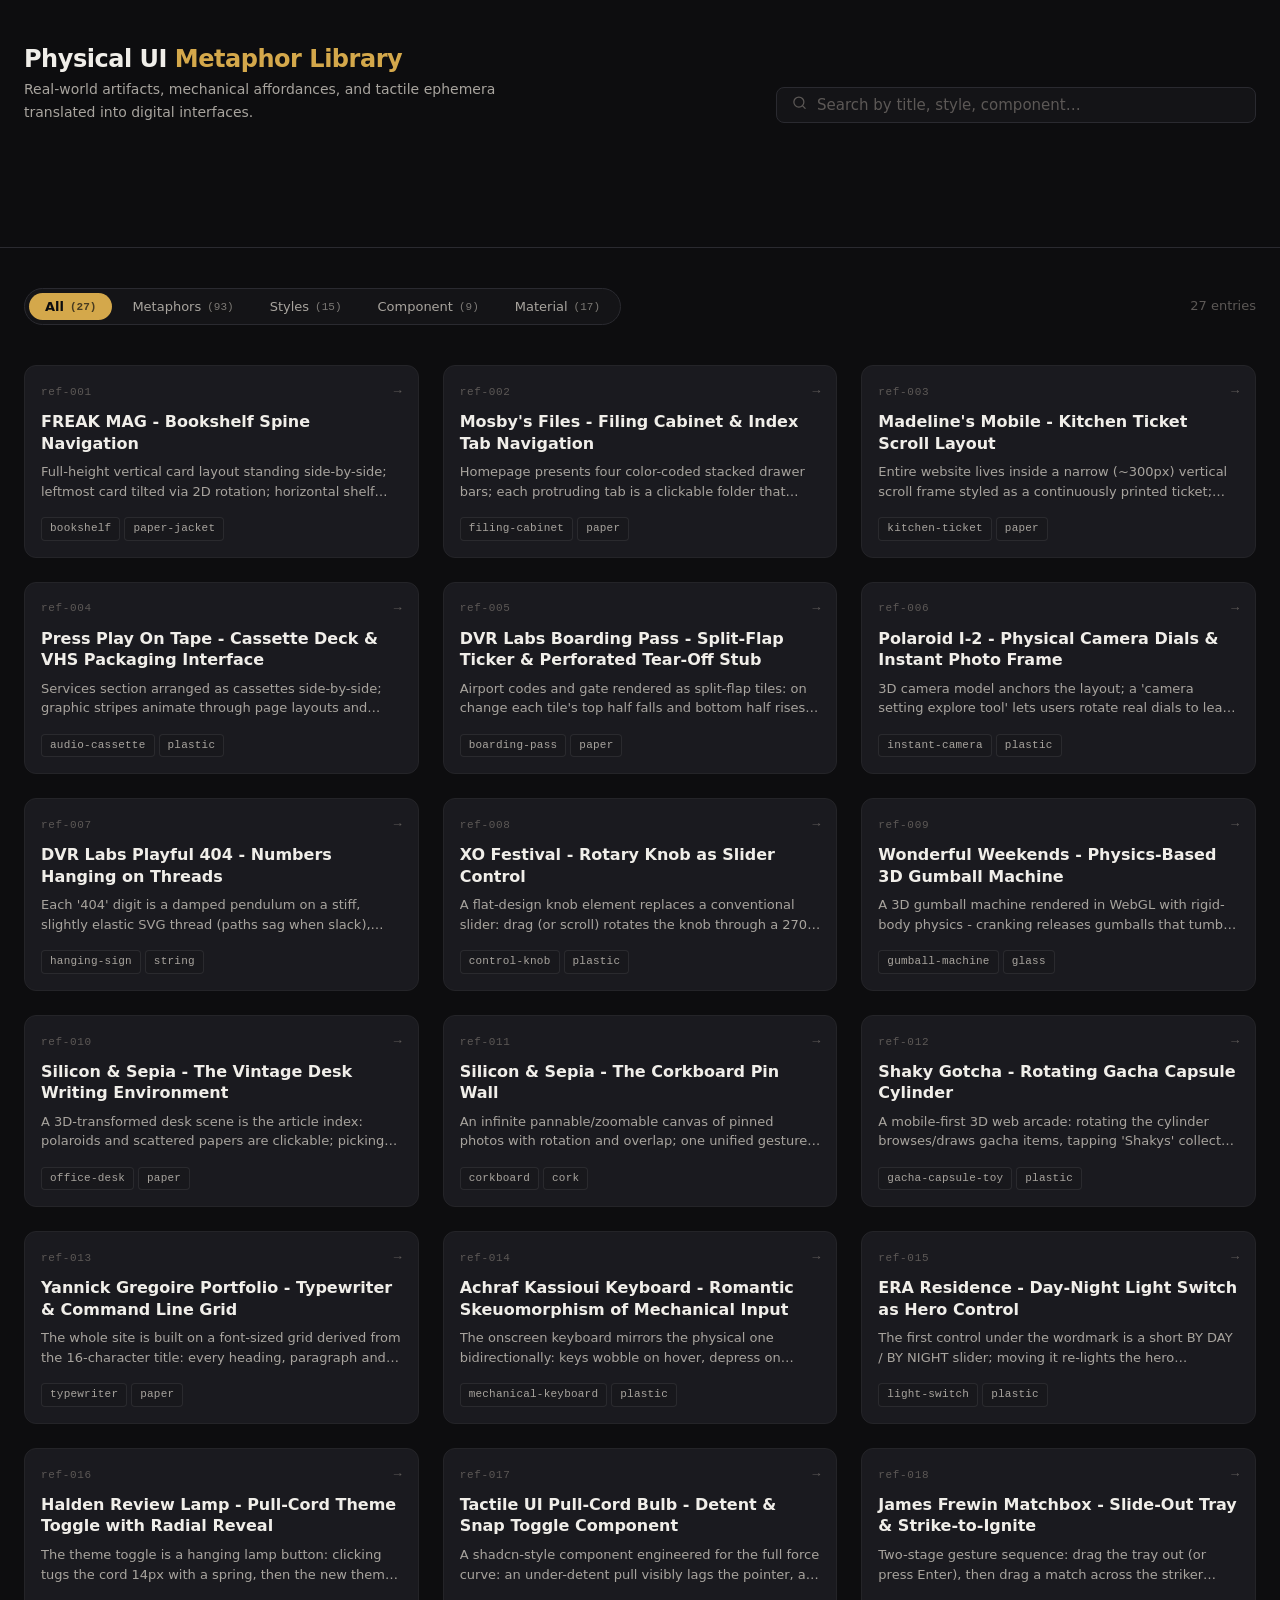
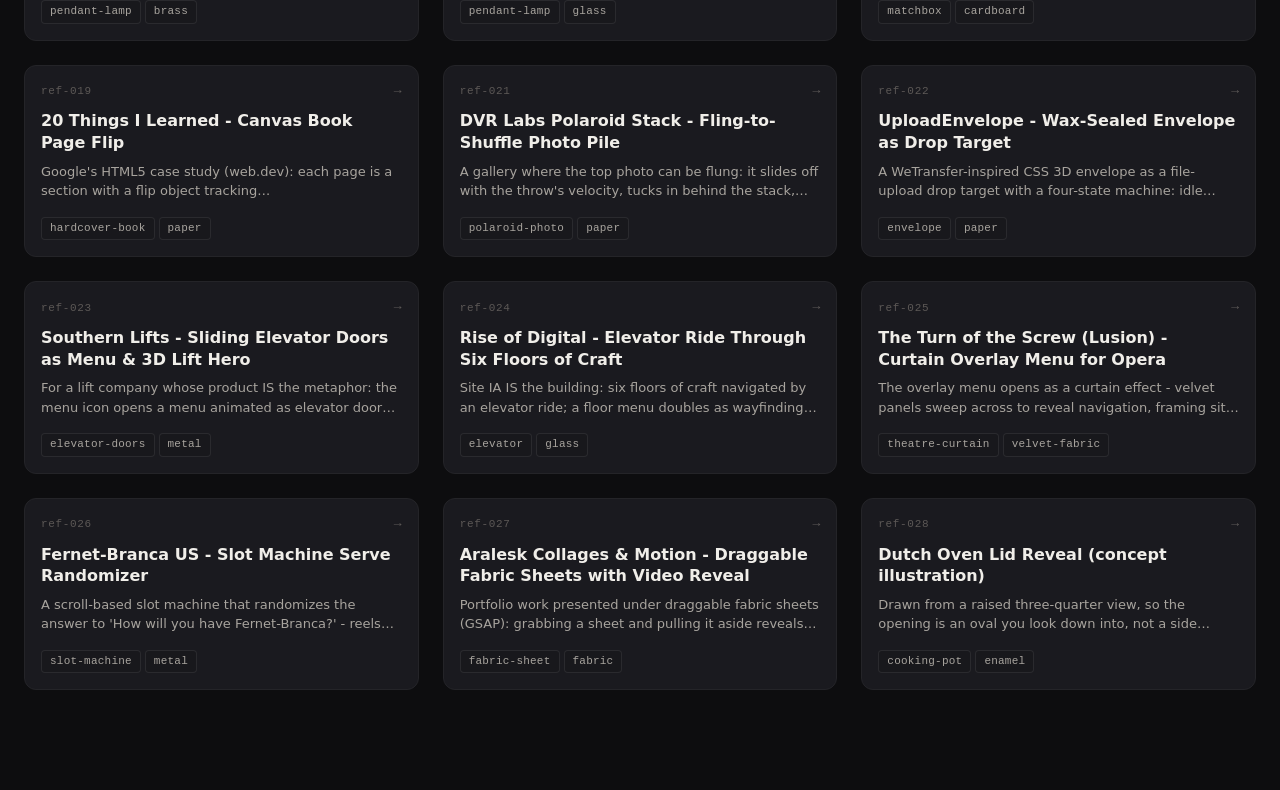
<file: frontend_library/index.html>
<!DOCTYPE html>
<html lang="en">
<head>
  <meta charset="UTF-8" />
  <meta name="viewport" content="width=device-width, initial-scale=1.0" />
  <meta name="description" content="A curated library of digital UI/UX designs that adapt physical real-world objects and tactile artifacts." />
  <title>Physical UI Metaphor Library</title>

  <link rel="stylesheet" href="assets/css/variables.css" />
  <link rel="stylesheet" href="assets/css/layout.css" />
  <link rel="stylesheet" href="assets/css/components.css" />
</head>
<body>

  <header class="site-header">
    <div class="container">
      <div class="site-header__inner">
        <div>
          <h1 class="site-header__title">Physical UI <span>Metaphor Library</span></h1>
          <p class="site-header__description">
            Real-world artifacts, mechanical affordances, and tactile ephemera translated into digital interfaces.
          </p>
        </div>
        <div class="search-bar">
          <span class="search-bar__icon" aria-hidden="true">
            <svg width="15" height="15" viewBox="0 0 24 24" fill="none" stroke="currentColor" stroke-width="2" stroke-linecap="round" stroke-linejoin="round">
              <circle cx="11" cy="11" r="8"></circle>
              <line x1="21" y1="21" x2="16.65" y2="16.65"></line>
            </svg>
          </span>
          <input
            id="search-input"
            class="search-bar__input"
            type="search"
            placeholder="Search by title, style, component…"
            aria-label="Search references"
            autocomplete="off"
            spellcheck="false"
          />
        </div>
      </div>
    </div>
  </header>

  <main class="container">
    <div class="controls">
      <!-- Tier 1: Category Tab Navigation -->
      <div class="nav-tabs-bar">
        <div id="category-tabs" class="nav-tabs" role="tablist" aria-label="Filter category tabs"></div>
        <span id="results-count" class="results-count" aria-live="polite"></span>
      </div>

      <!-- Tier 2: Sub-filter Pills (Contextual to selected tab) -->
      <div id="sub-filter-row" class="sub-filter-row" style="display: none;">
        <div class="sub-filter-header">
          <span id="sub-filter-title" class="sub-filter-title">Filter by Tag</span>
        </div>
        <div id="filter-pills" class="filter-pills" role="group" aria-label="Filter by tag"></div>
      </div>
    </div>

    <div id="gallery" class="gallery-grid" role="list" aria-label="Reference entries">
      <!-- Cards injected by app.js -->
      <div class="skeleton" style="height:220px;border-radius:12px;"></div>
      <div class="skeleton" style="height:220px;border-radius:12px;"></div>
      <div class="skeleton" style="height:220px;border-radius:12px;"></div>
    </div>
  </main>

  <script type="module" src="assets/js/utils.js"></script>
  <script type="module" src="assets/js/app.js"></script>
</body>
</html>
</file>
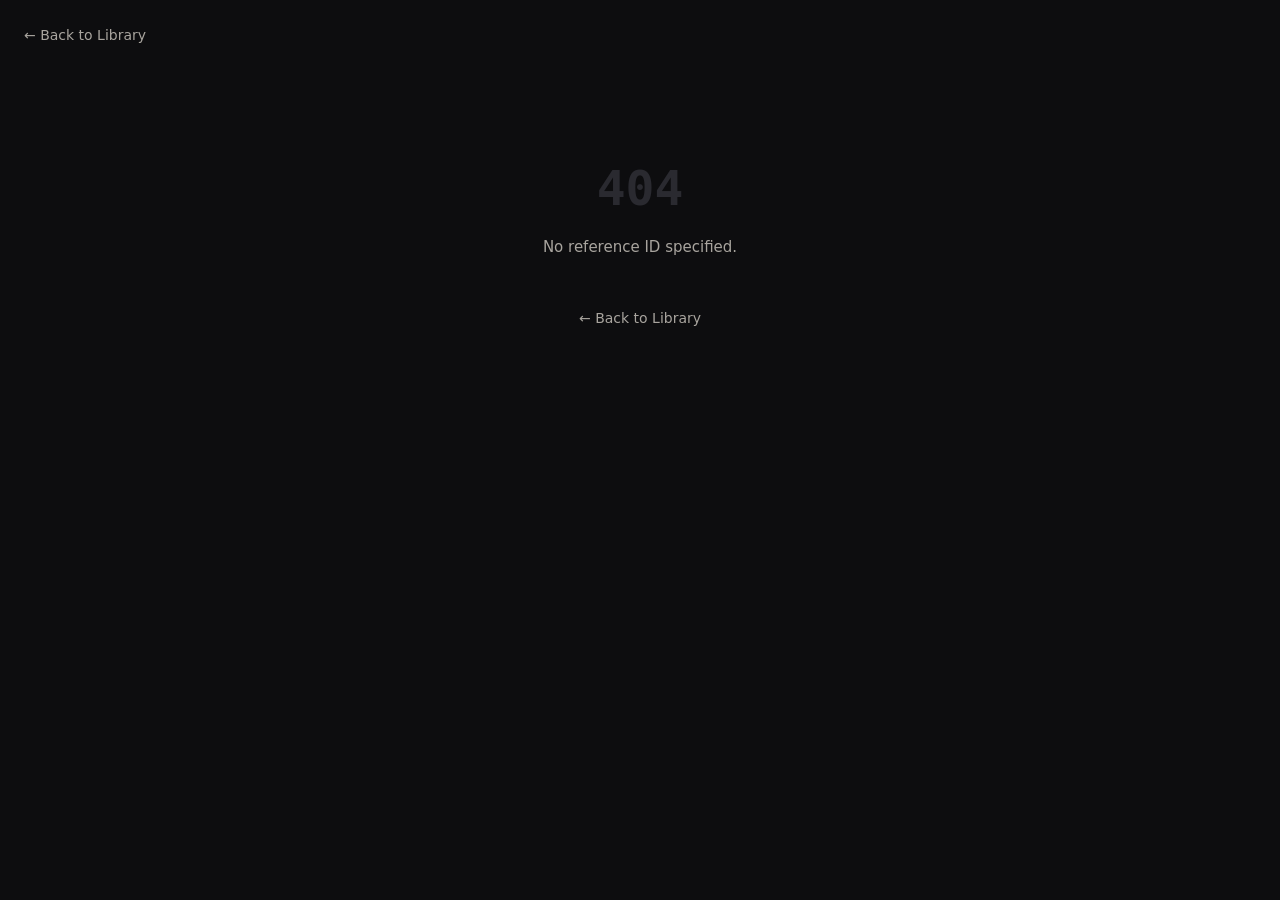
<file: frontend_library/detail.html>
<!DOCTYPE html>
<html lang="en">
<head>
  <meta charset="UTF-8" />
  <meta name="viewport" content="width=device-width, initial-scale=1.0" />
  <meta name="description" content="Detailed view of a curated physical UI metaphor reference entry." />
  <title>Reference Detail — Physical UI Library</title>

  <link rel="stylesheet" href="assets/css/variables.css" />
  <link rel="stylesheet" href="assets/css/layout.css" />
  <link rel="stylesheet" href="assets/css/components.css" />
</head>
<body>

  <div class="container">
    <a href="index.html" class="back-link" aria-label="Back to library index">← Back to Library</a>

    <div id="detail-main" class="detail-layout" role="main">
      <!-- Content injected by detail.js -->
      <div class="skeleton detail-layout__full" style="height:120px;border-radius:12px;"></div>
      <div class="skeleton detail-layout__full" style="height:320px;border-radius:12px;"></div>
      <div class="skeleton" style="height:260px;border-radius:12px;"></div>
      <div class="skeleton" style="height:260px;border-radius:12px;"></div>
      <div class="skeleton" style="height:180px;border-radius:12px;"></div>
      <div class="skeleton" style="height:120px;border-radius:12px;"></div>
    </div>
  </div>

  <script type="module" src="assets/js/utils.js"></script>
  <script type="module" src="assets/js/detail.js"></script>
</body>
</html>
</file>
<file: frontend_library/assets/css/variables.css>
/* ============================================================
   variables.css — Design token custom properties
   ============================================================ */

:root {
  /* Backgrounds */
  --bg-page:      #0d0d0f;
  --bg-surface:   #141417;
  --bg-card:      #1a1a1f;
  --bg-card-hover:#1f1f26;

  /* Text */
  --text-primary:   #f0eee9;
  --text-secondary: #a8a49e;
  --text-muted:     #5c5856;

  /* Accent & Borders */
  --accent:          #d4a84b;
  --accent-muted:    #8a6d2e;
  --border-subtle:   #2a2a30;
  --border-focus:    #d4a84b;
  --border-card:     #242428;

  /* Tag category colors (Neutralized monochrome hierarchy) */
  --badge-bg:        #18181c;
  --badge-border:    rgba(255, 255, 255, 0.08);
  --badge-fg:        #a8a49e;
  --badge-hover-bg:  #222228;
  --badge-hover-fg:  #f0eee9;

  /* Spacing */
  --space-xs:  4px;
  --space-sm:  8px;
  --space-md:  16px;
  --space-lg:  24px;
  --space-xl:  40px;
  --space-2xl: 64px;

  /* Radii */
  --radius-sm:  4px;
  --radius-md:  8px;
  --radius-lg:  12px;
  --radius-pill: 999px;

  /* Typography */
  --font-sans: 'Inter', 'Segoe UI', system-ui, -apple-system, sans-serif;
  --font-mono: 'JetBrains Mono', 'Fira Code', 'Cascadia Code', ui-monospace, monospace;

  /* Transitions */
  --transition-fast: 120ms ease;
  --transition-base: 200ms ease;
}
</file>
<file: frontend_library/assets/css/layout.css>
/* ============================================================
   layout.css — Reset, container, and responsive grid
   ============================================================ */

/* Universal box-sizing reset */
*,
*::before,
*::after {
  box-sizing: border-box;
  margin: 0;
  padding: 0;
}

/* Clean body defaults */
html {
  font-size: 16px;
  -webkit-text-size-adjust: 100%;
  scroll-behavior: smooth;
}

body {
  background-color: var(--bg-page);
  color: var(--text-primary);
  font-family: var(--font-sans);
  font-size: 0.9375rem;
  line-height: 1.6;
  min-height: 100vh;
  -webkit-font-smoothing: antialiased;
  -moz-osx-font-smoothing: grayscale;
}

/* Responsive container */
.container {
  max-width: 1280px;
  margin: 0 auto;
  padding: 0 var(--space-lg);
  width: 100%;
  padding-bottom: 100px;
}

/* ── Site header ── */
.site-header {
  border-bottom: 1px solid var(--border-subtle);
  padding: var(--space-xl) 0 var(--space-lg);
  margin-bottom: var(--space-xl);
}

.site-header__inner {
  display: flex;
  flex-direction: column;
  gap: var(--space-lg);
}

.site-header__title {
  font-size: 1.5rem;
  font-weight: 700;
  letter-spacing: -0.02em;
  color: var(--text-primary);
}

.site-header__title span {
  color: var(--accent);
}

.site-header__description {
  color: var(--text-secondary);
  font-size: 0.875rem;
  max-width: 56ch;
}

/* ── Gallery grid ── */
.gallery-grid {
  display: grid;
  grid-template-columns: repeat(auto-fill, minmax(320px, 1fr));
  gap: var(--space-lg);
  align-items: start;
}

/* ── Detail layout ── */
.detail-layout {
  display: grid;
  grid-template-columns: 1fr;
  gap: var(--space-xl);
  padding-bottom: var(--space-2xl);
}

@media (min-width: 768px) {
  .detail-layout {
    grid-template-columns: 1fr 1fr;
  }

  .detail-layout__full {
    grid-column: 1 / -1;
  }
}

/* ── Controls bar ── */
.controls {
  display: flex;
  flex-direction: column;
  gap: var(--space-md);
  margin-bottom: var(--space-xl);
}

@media (min-width: 640px) {
  .site-header__inner {
    flex-direction: row;
    align-items: flex-end;
    justify-content: space-between;
  }

  .site-header__description {
    text-align: left;
  }
}

/* ── Empty state ── */
.empty-state {
  grid-column: 1 / -1;
  text-align: center;
  padding: var(--space-2xl) 0;
  color: var(--text-muted);
}

.empty-state__icon {
  font-size: 2.5rem;
  margin-bottom: var(--space-md);
}

.empty-state__message {
  font-size: 1rem;
  color: var(--text-secondary);
}

/* ── Back link ── */
.back-link {
  display: inline-flex;
  align-items: center;
  gap: var(--space-xs);
  color: var(--text-secondary);
  text-decoration: none;
  font-size: 0.875rem;
  transition: color var(--transition-fast);
  margin-bottom: var(--space-xl);
  margin-top: var(--space-lg);
}

.back-link:hover {
  color: var(--accent);
}

/* ── Error state ── */
.error-state {
  text-align: center;
  padding: var(--space-2xl) 0;
}

.error-state__code {
  font-family: var(--font-mono);
  font-size: 3rem;
  font-weight: 700;
  color: var(--border-subtle);
}

.error-state__message {
  color: var(--text-secondary);
  margin-top: var(--space-sm);
  margin-bottom: var(--space-lg);
}
</file>
<file: frontend_library/assets/css/components.css>
/* ============================================================
   components.css — Cards, search bar, pills, swatches, detail
   ============================================================ */

/* ── Search bar ── */
.search-bar {
  position: relative;
  width: 100%;
  max-width: 480px;
}

.search-bar__icon {
  position: absolute;
  left: var(--space-md);
  top: 50%;
  transform: translateY(-50%);
  color: var(--text-muted);
  pointer-events: none;
  font-size: 1rem;
}

.search-bar__input {
  width: 100%;
  background: var(--bg-surface);
  border: 1px solid var(--border-subtle);
  border-radius: var(--radius-md);
  color: var(--text-primary);
  font-family: var(--font-sans);
  font-size: 0.9375rem;
  padding: var(--space-sm) var(--space-md) var(--space-sm) 2.5rem;
  outline: none;
  transition: border-color var(--transition-fast), box-shadow var(--transition-fast);
}

.search-bar__input::placeholder {
  color: var(--text-muted);
}

.search-bar__input:focus {
  border-color: var(--border-focus);
  box-shadow: 0 0 0 3px color-mix(in srgb, var(--accent) 15%, transparent);
}

/* ── Category Tab Navigation ── */
.nav-tabs-bar {
  display: flex;
  align-items: center;
  justify-content: space-between;
  gap: var(--space-md);
  flex-wrap: wrap;
  width: 100%;
}

.nav-tabs {
  display: inline-flex;
  gap: 4px;
  background: var(--bg-surface);
  padding: 4px;
  border-radius: var(--radius-pill);
  border: 1px solid var(--border-subtle);
  overflow-x: auto;
  max-width: 100%;
}

.tab-btn {
  display: inline-flex;
  align-items: center;
  gap: 6px;
  padding: 6px 16px;
  border-radius: var(--radius-pill);
  border: none;
  background: transparent;
  color: var(--text-secondary);
  font-family: var(--font-sans);
  font-size: 0.8125rem;
  font-weight: 500;
  cursor: pointer;
  transition: all var(--transition-fast);
  white-space: nowrap;
}

.tab-btn:hover {
  color: var(--text-primary);
  background: rgba(255, 255, 255, 0.05);
}

.tab-btn.is-active {
  background: var(--accent);
  color: #0d0d0f;
  font-weight: 600;
}

.tab-count {
  font-family: var(--font-mono);
  font-size: 0.6875rem;
  opacity: 0.7;
}

/* ── Contextual Sub-filter Row ── */
.sub-filter-row {
  width: 100%;
  margin-top: var(--space-sm);
  padding: var(--space-sm) var(--space-md);
  background: rgba(255, 255, 255, 0.02);
  border: 1px solid var(--border-subtle);
  border-radius: var(--radius-md);
}

.sub-filter-header {
  display: flex;
  align-items: center;
  justify-content: space-between;
  margin-bottom: var(--space-xs);
}

.sub-filter-title {
  font-size: 0.6875rem;
  font-weight: 700;
  letter-spacing: 0.1em;
  text-transform: uppercase;
  color: var(--text-muted);
}

/* ── Sub-filter pills ── */
.filter-pills {
  display: flex;
  flex-wrap: wrap;
  gap: var(--space-xs);
  align-items: center;
}

.pill {
  display: inline-flex;
  align-items: center;
  gap: var(--space-xs);
  padding: 3px var(--space-sm);
  border-radius: var(--radius-pill);
  border: 1px solid var(--border-subtle);
  background: transparent;
  color: var(--text-secondary);
  font-size: 0.75rem;
  font-family: var(--font-sans);
  font-weight: 500;
  cursor: pointer;
  transition: all var(--transition-fast);
  white-space: nowrap;
}

.pill:hover {
  border-color: var(--accent-muted);
  color: var(--text-primary);
  background: rgba(255, 255, 255, 0.03);
}

.pill.is-active {
  background: var(--accent);
  border-color: var(--accent);
  color: #0d0d0f;
  font-weight: 600;
}

.pill[data-value="all"].is-active {
  background: var(--text-primary);
  border-color: var(--text-primary);
  color: var(--bg-page);
}

/* ── Reference card ── */
.ref-card {
  background: var(--bg-card);
  border: 1px solid var(--border-card);
  border-radius: var(--radius-lg);
  overflow: hidden;
  cursor: pointer;
  text-decoration: none;
  color: inherit;
  display: flex;
  flex-direction: column;
  transition: border-color var(--transition-base), background var(--transition-base);
}

.ref-card:hover {
  border-color: rgba(212, 168, 75, 0.4);
  background: var(--bg-card-hover);
}

.ref-card:focus-visible {
  outline: 2px solid var(--border-focus);
  outline-offset: 2px;
}

/* Card meta & body */
.ref-card__meta {
  display: flex;
  align-items: center;
  justify-content: space-between;
}

.ref-card__arrow {
  color: var(--text-muted);
  font-family: var(--font-mono);
  font-size: 0.8125rem;
  transition: transform var(--transition-fast), color var(--transition-fast);
}

.ref-card:hover .ref-card__arrow {
  color: var(--accent);
  transform: translateX(2px);
}

/* Card body */
.ref-card__body {
  padding: var(--space-md);
  display: flex;
  flex-direction: column;
  gap: var(--space-sm);
  flex: 1;
}

.ref-card__id {
  font-family: var(--font-mono);
  font-size: 0.6875rem;
  color: var(--text-muted);
  letter-spacing: 0.06em;
}

.ref-card__title {
  font-size: 1rem;
  font-weight: 600;
  color: var(--text-primary);
  line-height: 1.35;
}

.ref-card__affordance {
  font-size: 0.8125rem;
  color: var(--text-secondary);
  line-height: 1.5;
  display: -webkit-box;
  -webkit-line-clamp: 2;
  -webkit-box-orient: vertical;
  overflow: hidden;
}

/* Card tags */
.ref-card__tags {
  display: flex;
  flex-wrap: wrap;
  gap: var(--space-xs);
  margin-top: auto;
  padding-top: var(--space-sm);
}

/* ── Tag badges (Monochromatic Neutral System) ── */
.badge {
  display: inline-block;
  padding: 2px 8px;
  border-radius: var(--radius-sm);
  font-size: 0.6875rem;
  font-family: var(--font-mono);
  font-weight: 500;
  letter-spacing: 0.02em;
  white-space: nowrap;
  background: var(--badge-bg);
  color: var(--badge-fg);
  border: 1px solid var(--badge-border);
  transition: all var(--transition-fast);
}

.badge:hover {
  background: var(--badge-hover-bg);
  color: var(--badge-hover-fg);
}

/* ── Color swatches (interactive) ── */
.swatch-row {
  display: flex;
  flex-wrap: wrap;
  gap: var(--space-sm);
}

.swatch {
  position: relative;
  width: 36px;
  height: 36px;
  border-radius: var(--radius-sm);
  border: 1px solid rgba(255,255,255,0.08);
  cursor: pointer;
  transition: transform var(--transition-fast), box-shadow var(--transition-fast);
  flex-shrink: 0;
}

.swatch:hover {
  transform: scale(1.15);
  box-shadow: 0 4px 12px rgba(0,0,0,0.5);
}

.swatch::after {
  content: attr(data-hex);
  position: absolute;
  bottom: calc(100% + 6px);
  left: 50%;
  transform: translateX(-50%);
  background: var(--bg-surface);
  border: 1px solid var(--border-subtle);
  border-radius: var(--radius-sm);
  color: var(--text-primary);
  font-family: var(--font-mono);
  font-size: 0.6875rem;
  padding: 2px 6px;
  white-space: nowrap;
  opacity: 0;
  pointer-events: none;
  transition: opacity var(--transition-fast);
  z-index: 10;
}

.swatch:hover::after,
.swatch.is-copied::after {
  opacity: 1;
}

.swatch.is-copied::after {
  content: 'Copied!';
  color: var(--accent);
}

/* ── Detail view & Editorial Dossier ── */
.detail-header {
  margin-bottom: var(--space-xl);
}

.detail-header__meta {
  display: flex;
  align-items: center;
  justify-content: space-between;
  margin-bottom: var(--space-sm);
  gap: var(--space-md);
}

.detail-header__id {
  font-family: var(--font-mono);
  font-size: 0.75rem;
  color: var(--accent);
  letter-spacing: 0.06em;
}

.detail-header__link {
  display: inline-flex;
  align-items: center;
  gap: 6px;
  background: var(--bg-card);
  border: 1px solid var(--border-subtle);
  border-radius: var(--radius-sm);
  padding: 4px 10px;
  font-size: 0.75rem;
  font-weight: 600;
  color: var(--text-primary);
  text-decoration: none;
  transition: all var(--transition-fast);
}

.detail-header__link:hover {
  background: var(--bg-card-hover);
  border-color: var(--accent-muted);
  color: var(--accent);
}

.detail-header__title {
  font-size: 1.75rem;
  font-weight: 700;
  letter-spacing: -0.02em;
  line-height: 1.2;
  margin-bottom: var(--space-md);
}

.detail-header__tags {
  display: flex;
  flex-wrap: wrap;
  gap: var(--space-xs);
}

/* ── Integrated Editorial Dossier (Replaces boxed detail-panels) ── */
.detail-dossier {
  display: grid;
  grid-template-columns: 1fr;
  gap: var(--space-xl);
  margin-top: var(--space-lg);
  padding-top: var(--space-lg);
  border-top: 1px solid var(--border-subtle);
}

@media (min-width: 768px) {
  .detail-dossier {
    grid-template-columns: 1fr 1fr;
    gap: var(--space-2xl);
  }
}

.detail-dossier__primary,
.detail-dossier__secondary {
  display: flex;
  flex-direction: column;
  gap: var(--space-xl);
}

.editorial-section {
  display: flex;
  flex-direction: column;
  padding-bottom: var(--space-lg);
  border-bottom: 1px solid var(--border-subtle);
}

.editorial-section:last-child {
  border-bottom: none;
  padding-bottom: 0;
}

.editorial-section__title {
  font-size: 0.6875rem;
  font-weight: 700;
  letter-spacing: 0.1em;
  text-transform: uppercase;
  color: var(--text-muted);
  margin-bottom: var(--space-md);
}

/* Token spec rows */
.token-spec {
  display: flex;
  flex-direction: column;
  gap: var(--space-xs);
  margin-bottom: var(--space-md);
}

.token-spec__label {
  font-size: 0.75rem;
  font-weight: 600;
  color: var(--text-muted);
  letter-spacing: 0.06em;
  text-transform: uppercase;
}

.token-spec__value {
  font-size: 0.875rem;
  color: var(--text-secondary);
  line-height: 1.5;
}

.token-spec__value--mono {
  font-family: var(--font-mono);
  font-size: 0.8125rem;
  background: var(--bg-card);
  border: 1px solid var(--border-subtle);
  border-radius: var(--radius-sm);
  padding: var(--space-sm) var(--space-md);
  color: var(--text-primary);
}

/* Affordance block */
.affordance-block {
  display: flex;
  flex-direction: column;
  gap: var(--space-md);
}

.affordance-item {
  padding: var(--space-md);
  background: var(--bg-card);
  border-radius: var(--radius-md);
  border-left: 3px solid var(--border-subtle);
}

.affordance-item--physical {
  border-left-color: var(--accent);
}

.affordance-item--digital {
  border-left-color: var(--text-secondary);
}

.affordance-item__label {
  font-size: 0.6875rem;
  font-weight: 700;
  letter-spacing: 0.08em;
  text-transform: uppercase;
  color: var(--text-muted);
  margin-bottom: var(--space-xs);
}

.affordance-item__text {
  font-size: 0.875rem;
  color: var(--text-primary);
  line-height: 1.6;
}

/* Mechanics list */
.mechanics-list {
  list-style: none;
  display: flex;
  flex-direction: column;
  gap: var(--space-sm);
}

.mechanics-list__item {
  display: flex;
  gap: var(--space-sm);
  align-items: flex-start;
  font-size: 0.875rem;
  color: var(--text-secondary);
  line-height: 1.5;
  padding: var(--space-sm) var(--space-md);
  background: var(--bg-card);
  border-radius: var(--radius-md);
}

.mechanics-list__item::before {
  content: '→';
  color: var(--accent);
  flex-shrink: 0;
  font-family: var(--font-mono);
}

/* Usability notes */
.usability-block {
  font-size: 0.875rem;
  color: var(--text-secondary);
  line-height: 1.7;
  padding: var(--space-md);
  background: var(--bg-card);
  border-radius: var(--radius-md);
  border: 1px solid var(--border-subtle);
}

/* Results count */
.results-count {
  font-size: 0.8125rem;
  color: var(--text-muted);
  align-self: center;
}

/* Loading skeleton pulse */
@keyframes pulse {
  0%, 100% { opacity: 0.4; }
  50% { opacity: 0.8; }
}

.skeleton {
  background: var(--bg-card);
  border-radius: var(--radius-md);
  animation: pulse 1.5s ease-in-out infinite;
}



/* ── Preview Stage ─────────────────────────────────────────────────────────── */

.preview-stage {
  background: var(--bg-surface);
  border: 1px solid var(--border-subtle);
  border-radius: var(--radius-lg);
  padding: var(--space-lg);
  min-height: 320px;
  display: flex;
  flex-direction: column;
  overflow: hidden;
  position: relative;
}

.preview-stage__loading {
  display: flex;
  align-items: center;
  justify-content: center;
  flex: 1;
  color: var(--text-muted);
  font-size: 0.875rem;
  gap: var(--space-sm);
}

.preview-stage__loading::before {
  content: '';
  width: 14px;
  height: 14px;
  border: 2px solid var(--border-subtle);
  border-top-color: var(--accent);
  border-radius: 50%;
  animation: preview-spin 0.7s linear infinite;
  flex-shrink: 0;
}

@keyframes preview-spin {
  to { transform: rotate(360deg); }
}

.preview-stage__error {
  display: flex;
  align-items: center;
  justify-content: center;
  flex: 1;
  font-size: 0.8125rem;
  color: var(--text-muted);
  font-style: italic;
}
</file>
